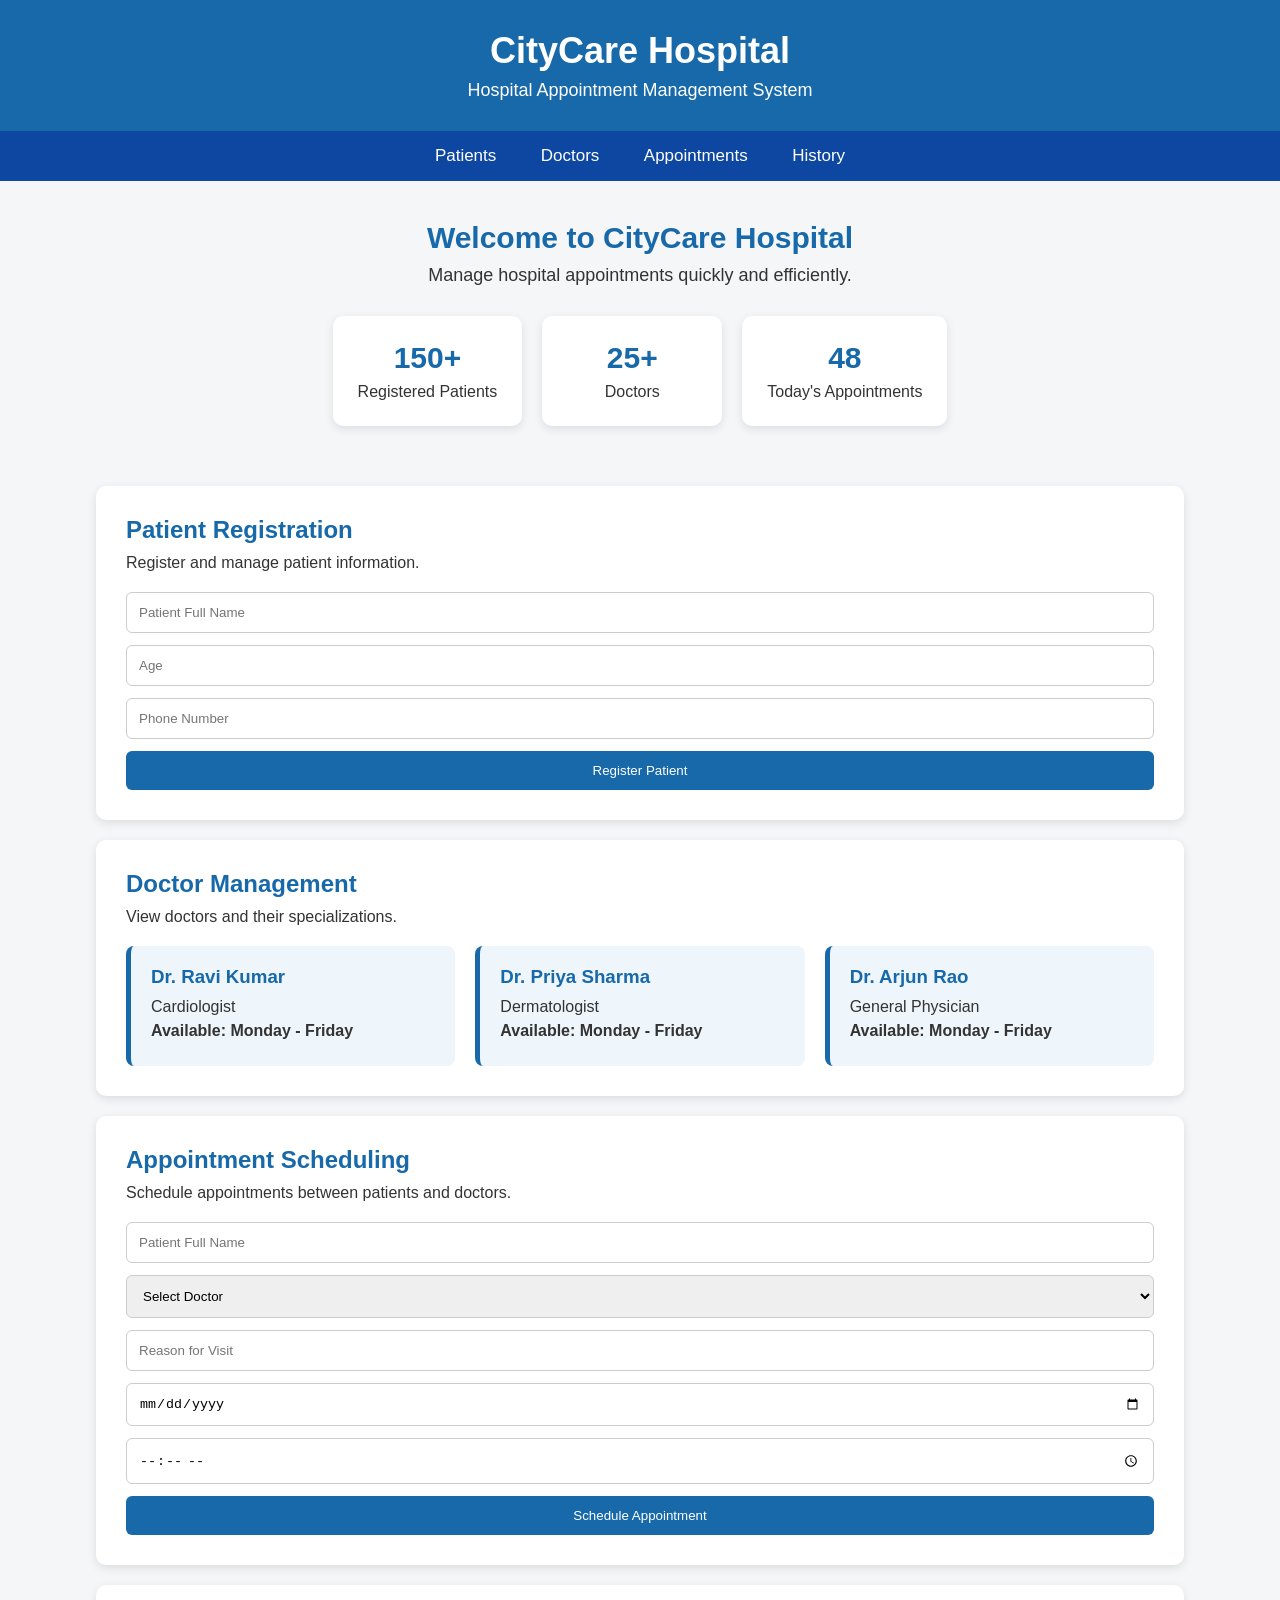
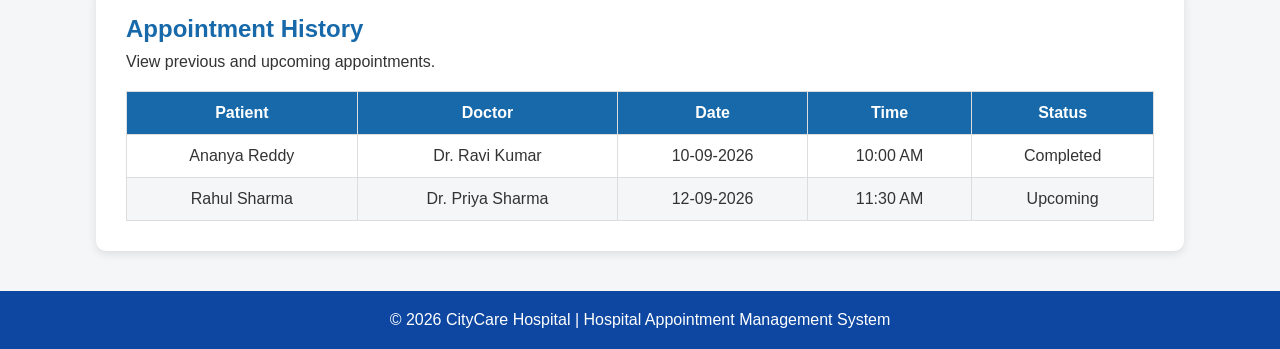
<file: index.html>
<!DOCTYPE html>
<html lang="en">

<head>
    <meta charset="UTF-8">
    <meta name="viewport" content="width=device-width, initial-scale=1.0">
    <title>Hospital Appointment Management System</title>
    <link rel="stylesheet" href="style.css">
</head>

<body>

    <header>
        <h1>CityCare Hospital</h1>
        <p>Hospital Appointment Management System</p>
    </header>

    <nav>
        <a href="#patients">Patients</a>
        <a href="#doctors">Doctors</a>
        <a href="#appointments">Appointments</a>
        <a href="#history">History</a>
    </nav>

    <section class="hero">
    <h2>Welcome to CityCare Hospital</h2>
    <p>Manage hospital appointments quickly and efficiently.</p>

    <div class="dashboard">
        <div class="dashboard-card">
            <h3>150+</h3>
            <p>Registered Patients</p>
        </div>

        <div class="dashboard-card">
            <h3>25+</h3>
            <p>Doctors</p>
        </div>

        <div class="dashboard-card">
            <h3>48</h3>
            <p>Today's Appointments</p>
        </div>
    </div>
    </section>
    <section id="patients">
    <h2>Patient Registration</h2>
    <p>Register and manage patient information.</p>

    <form class="patient-form">
        <input type="text" placeholder="Patient Full Name" required>
        <input type="number" placeholder="Age" min="1" max="120" required>
        <input type="text" placeholder="Phone Number" required>
        <button type="submit">Register Patient</button>
    </form>
    </section>

    <section id="doctors">
    <h2>Doctor Management</h2>
    <p>View doctors and their specializations.</p>

    <div class="doctor-list">
        <div class="doctor-card">
            <h3>Dr. Ravi Kumar</h3>
            <p>Cardiologist</p>
            <p class="available">Available: Monday - Friday</p>
        </div>

        <div class="doctor-card">
            <h3>Dr. Priya Sharma</h3>
            <p>Dermatologist</p>
            <p class="available">Available: Monday - Friday</p>
        </div>

        <div class="doctor-card">
            <h3>Dr. Arjun Rao</h3>
            <p>General Physician</p>
            <p class="available">Available: Monday - Friday</p>
        </div>
    </div>
    </section>

    <section id="appointments">
    <h2>Appointment Scheduling</h2>
    <p>Schedule appointments between patients and doctors.</p>

    <form class="appointment-form">
        <input type="text" placeholder="Patient Full Name" required>

        <select required>
            <option value="">Select Doctor</option>
            <option>Dr. Ravi Kumar - Cardiologist</option>
            <option>Dr. Priya Sharma - Dermatologist</option>
            <option>Dr. Arjun Rao - General Physician</option>
        </select>
        <input type="text" placeholder="Reason for Visit" required>
        <input type="date" required>
        <input type="time" required>

        <button type="submit">Schedule Appointment</button>
    </form>
    </section>
    <section id="history">
    <h2>Appointment History</h2>
    <p>View previous and upcoming appointments.</p>

    <table class="history-table">
        <thead>
            <tr>
                <th>Patient</th>
                <th>Doctor</th>
                <th>Date</th>
                <th>Time</th>
                <th>Status</th>
            </tr>
        </thead>

        <tbody>
            <tr>
                <td>Ananya Reddy</td>
                <td>Dr. Ravi Kumar</td>
                <td>10-09-2026</td>
                <td>10:00 AM</td>
                <td>Completed</td>
            </tr>

            <tr>
                <td>Rahul Sharma</td>
                <td>Dr. Priya Sharma</td>
                <td>12-09-2026</td>
                <td>11:30 AM</td>
                <td>Upcoming</td>
            </tr>
        </tbody>
    </table>
    </section>

    <footer>
        <p>© 2026 CityCare Hospital | Hospital Appointment Management System</p>
    </footer>

</body>

</html>
</file>
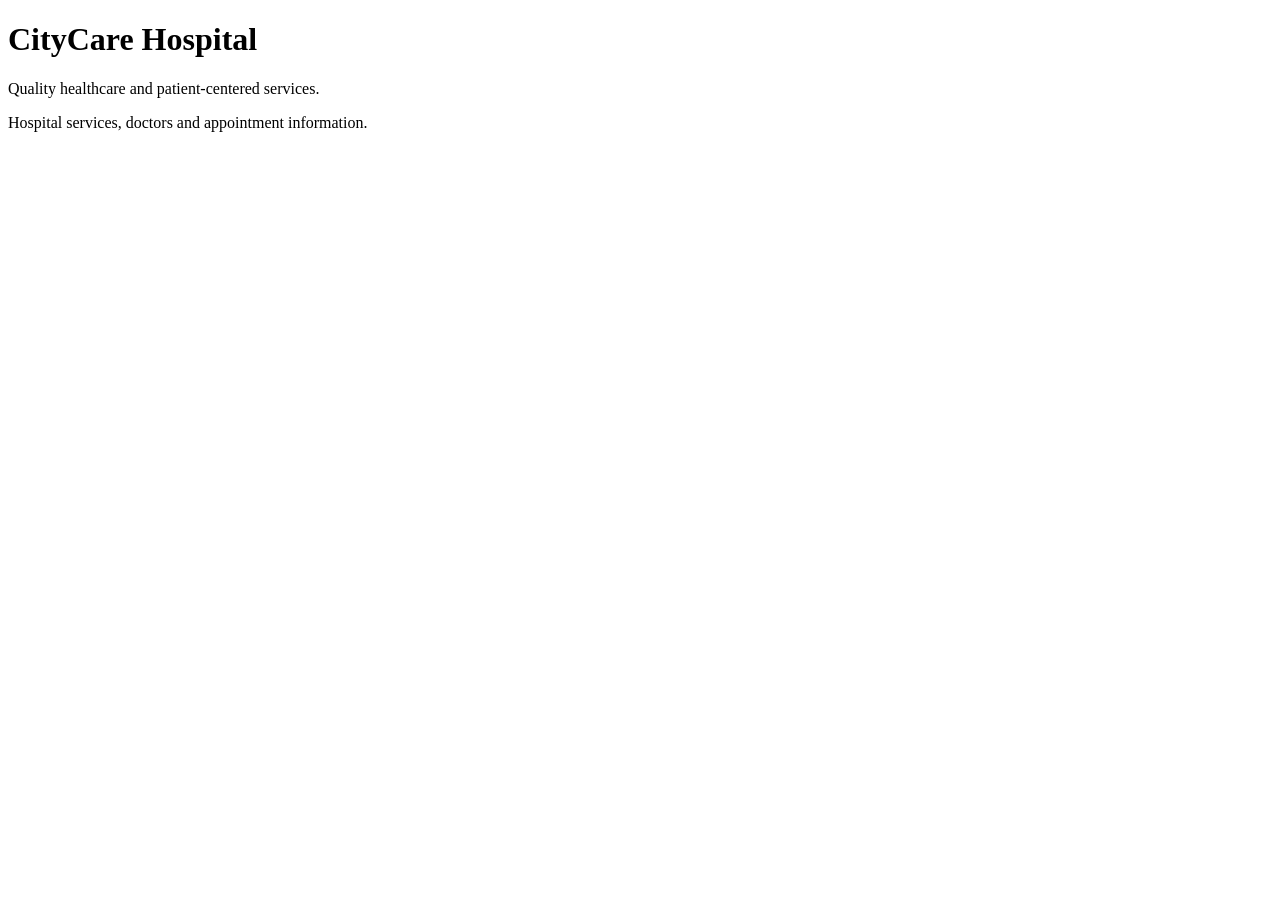
<file: hospital-info.html>
<!DOCTYPE html>
<html lang="en">
<head>
    <meta charset="UTF-8">
    <title>CityCare Hospital Information</title>
</head>
<body>

    <h1>CityCare Hospital</h1>

    <p>Quality healthcare and patient-centered services.</p>

    <p>Hospital services, doctors and appointment information.</p>

</body>
</html>
</file>
<file: style.css>
* {
    margin: 0;
    padding: 0;
    box-sizing: border-box;
}

body {
    font-family: Arial, sans-serif;
    background-color: #f4f6f8;
    color: #333;
}

header {
    background-color: #1769aa;
    color: white;
    text-align: center;
    padding: 30px;
}

header h1 {
    font-size: 36px;
    margin-bottom: 8px;
}

header p {
    font-size: 18px;
}

nav {
    background-color: #0d47a1;
    text-align: center;
    padding: 15px;
}

nav a {
    color: white;
    text-decoration: none;
    margin: 0 20px;
    font-size: 17px;
}

.hero {
    text-align: center;
    padding: 40px 20px;
}

.hero h2 {
    font-size: 30px;
    margin-bottom: 10px;
    color: #1769aa;
}

.hero p {
    font-size: 18px;
}

section:not(.hero) {
    background-color: white;
    width: 85%;
    margin: 20px auto;
    padding: 30px;
    border-radius: 10px;
    box-shadow: 0 3px 10px rgba(0, 0, 0, 0.1);
}

section h2 {
    color: #1769aa;
    margin-bottom: 10px;
}

footer {
    margin-top: 40px;
    background-color: #0d47a1;
    color: white;
    text-align: center;
    padding: 20px;
}


/* Patient Registration */

.patient-form {
    display: flex;
    flex-direction: column;
    gap: 12px;
    margin-top: 20px;
}

.patient-form input {
    padding: 12px;
    border: 1px solid #ccc;
    border-radius: 6px;
}

.patient-form button {
    background-color: #1769aa;
    color: white;
    border: none;
    padding: 12px;
    border-radius: 6px;
    cursor: pointer;
}


/* Doctor Management */

.doctor-list {
    display: flex;
    gap: 20px;
    flex-wrap: wrap;
    margin-top: 20px;
}

.doctor-card {
    flex: 1;
    min-width: 220px;
    padding: 20px;
    background-color: #eef5fb;
    border-radius: 8px;
    border-left: 5px solid #1769aa;
}

.doctor-card h3 {
    color: #1769aa;
    margin-bottom: 10px;
}

.doctor-card p {
    margin-bottom: 6px;
}

.available {
    font-weight: bold;
}


/* Appointment Scheduling */

.appointment-form {
    display: flex;
    flex-direction: column;
    gap: 12px;
    margin-top: 20px;
}

.appointment-form input,
.appointment-form select {
    padding: 12px;
    border: 1px solid #ccc;
    border-radius: 6px;
}

.appointment-form button {
    background-color: #1769aa;
    color: white;
    border: none;
    padding: 12px;
    border-radius: 6px;
    cursor: pointer;
}


/* Appointment History */

.history-table {
    width: 100%;
    border-collapse: collapse;
    margin-top: 20px;
}

.history-table th,
.history-table td {
    border: 1px solid #ddd;
    padding: 12px;
    text-align: center;
}

.history-table th {
    background-color: #1769aa;
    color: white;
}

.history-table tr:nth-child(even) {
    background-color: #f4f6f8;
}


/* Hospital Dashboard */

.dashboard {
    display: flex;
    justify-content: center;
    gap: 20px;
    margin-top: 30px;
    flex-wrap: wrap;
}

.dashboard-card {
    background-color: white;
    padding: 25px;
    min-width: 180px;
    border-radius: 10px;
    box-shadow: 0 3px 10px rgba(0, 0, 0, 0.1);
    text-align: center;
}

.dashboard-card h3 {
    font-size: 30px;
    color: #1769aa;
    margin-bottom: 8px;
}

.dashboard-card p {
    font-size: 16px;
}
</file>
